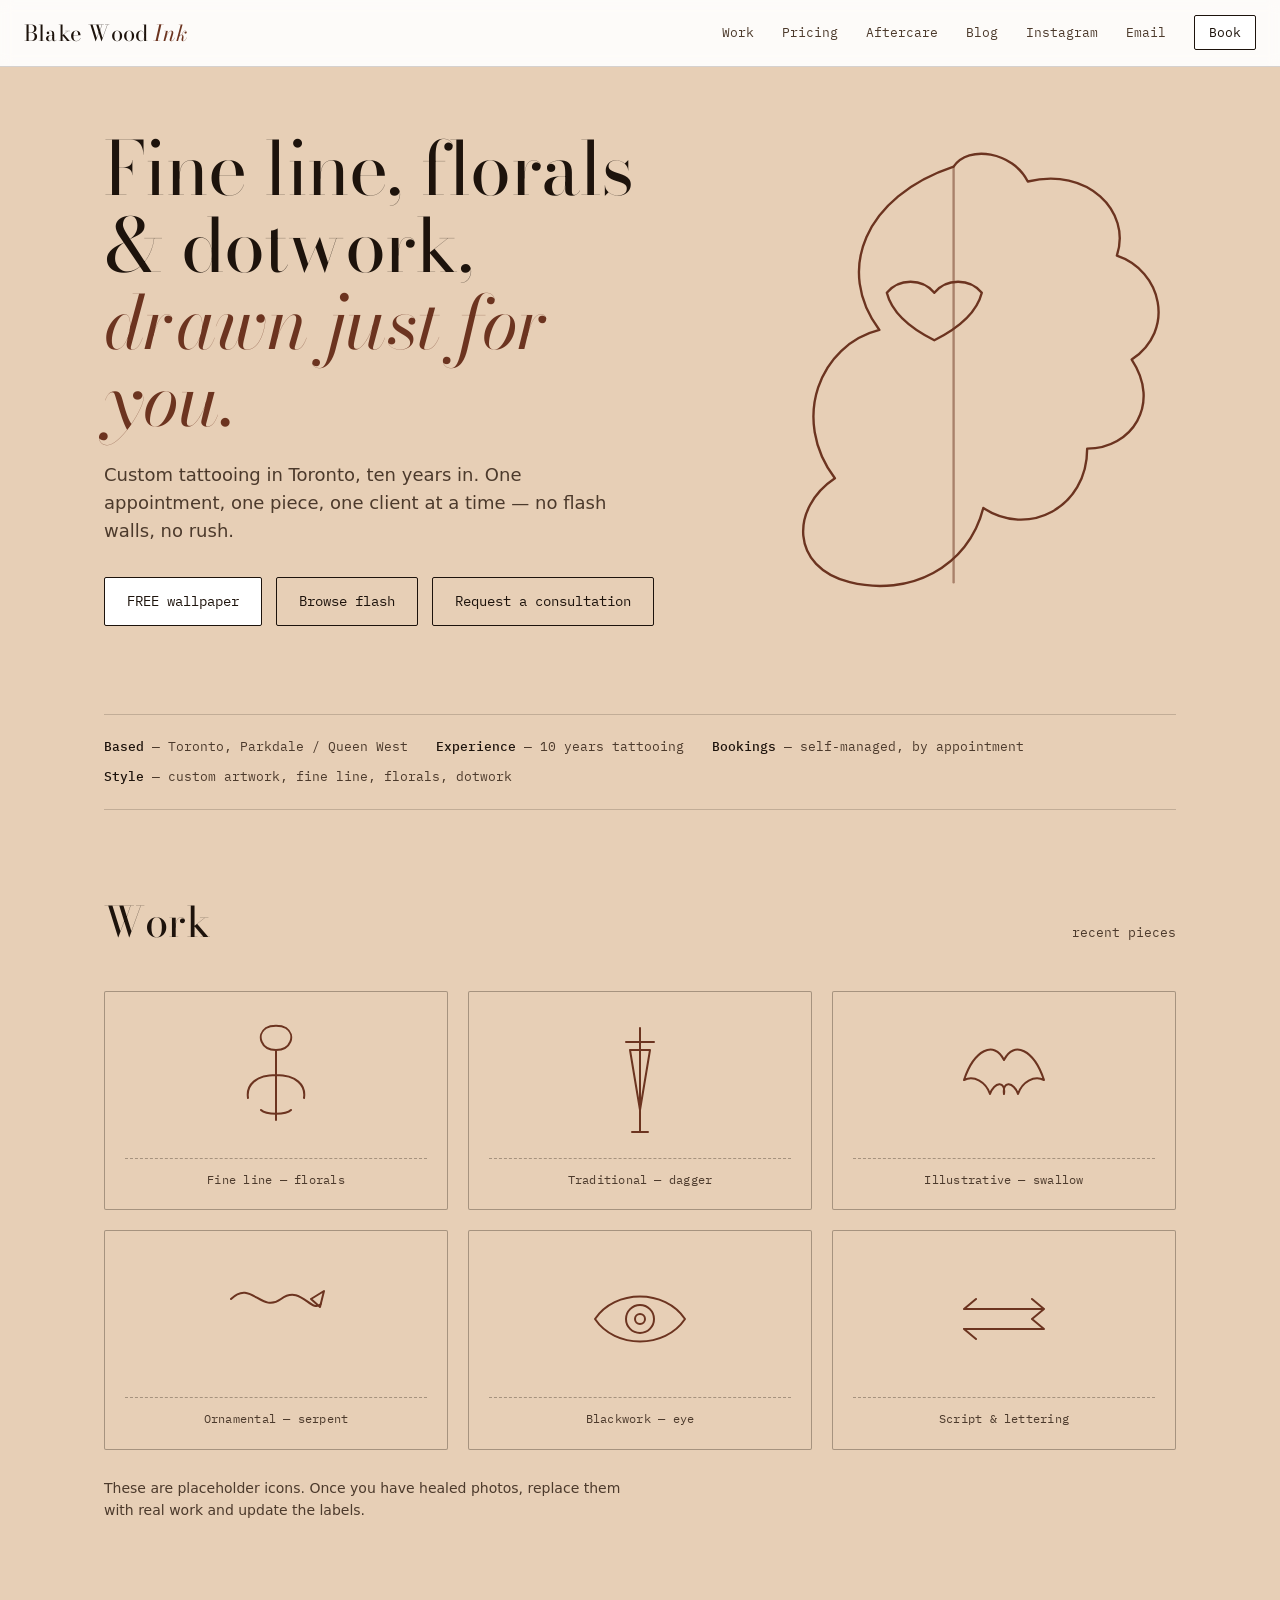
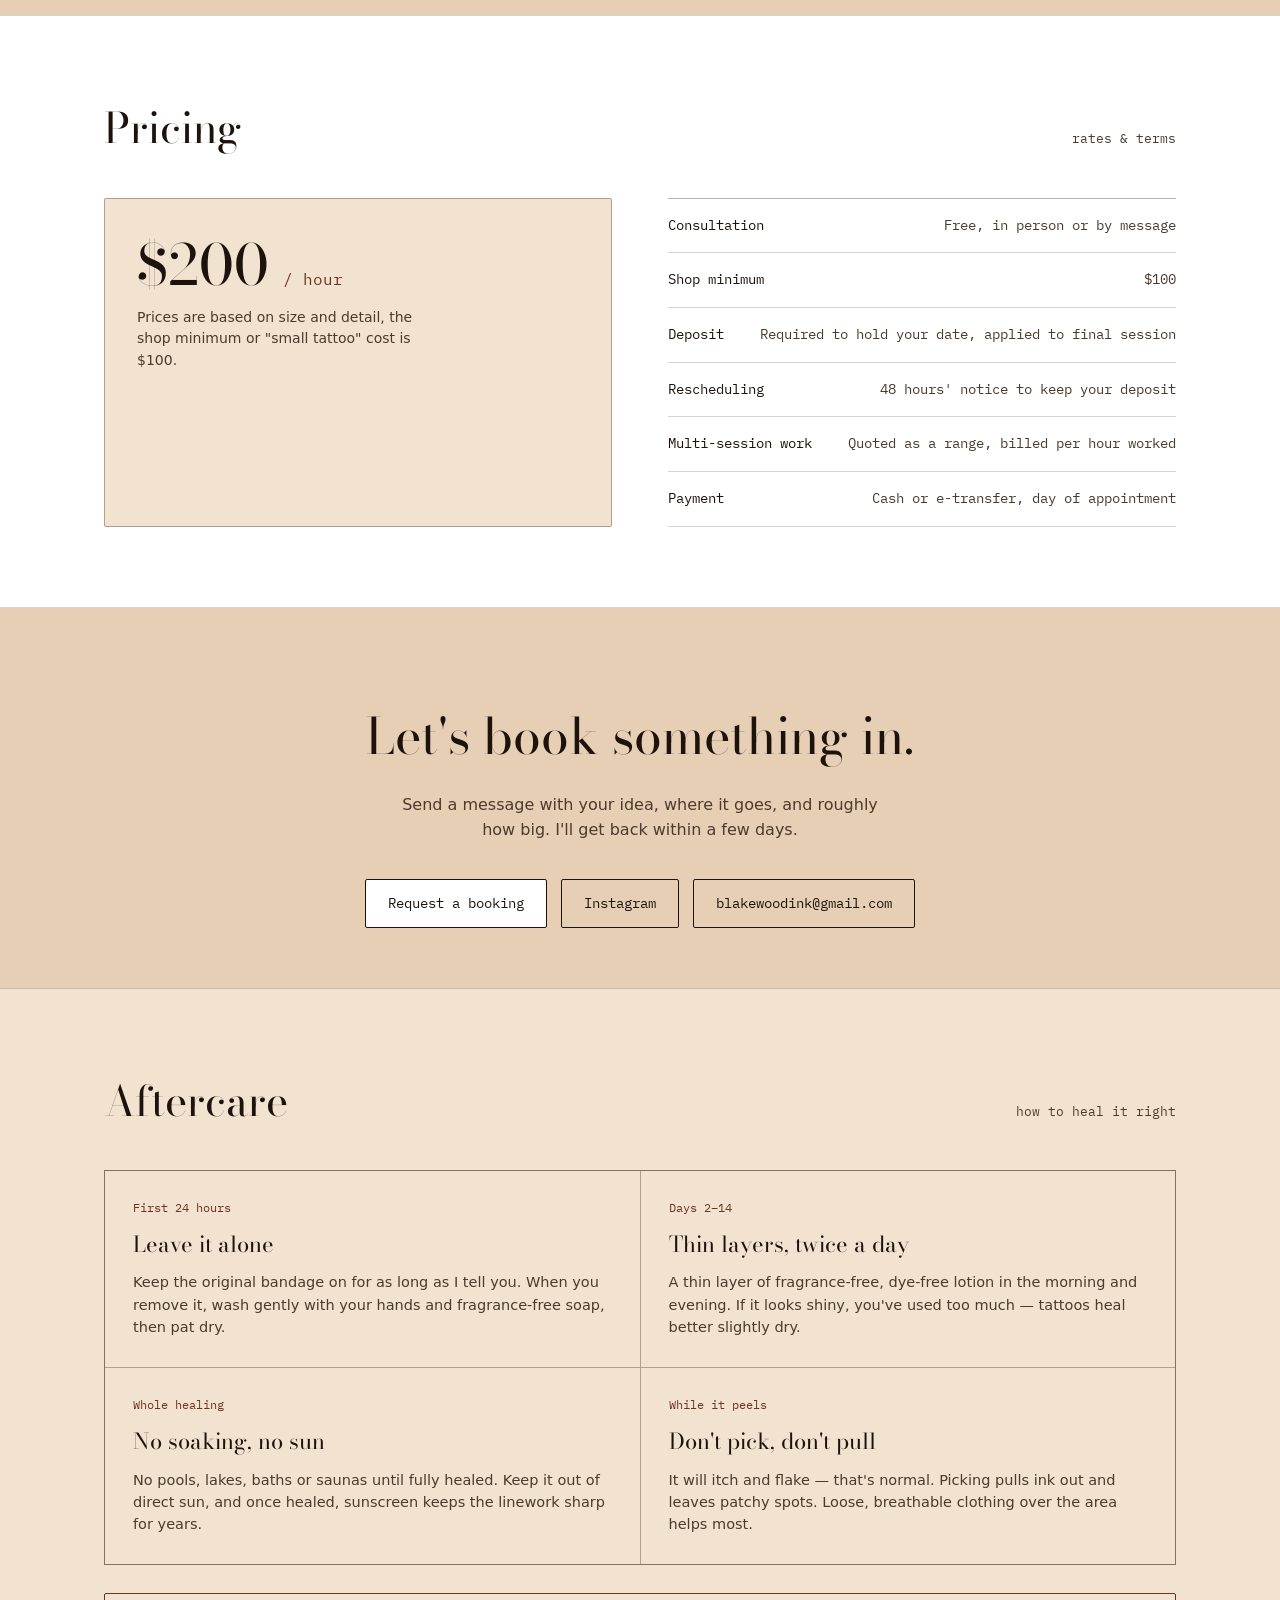
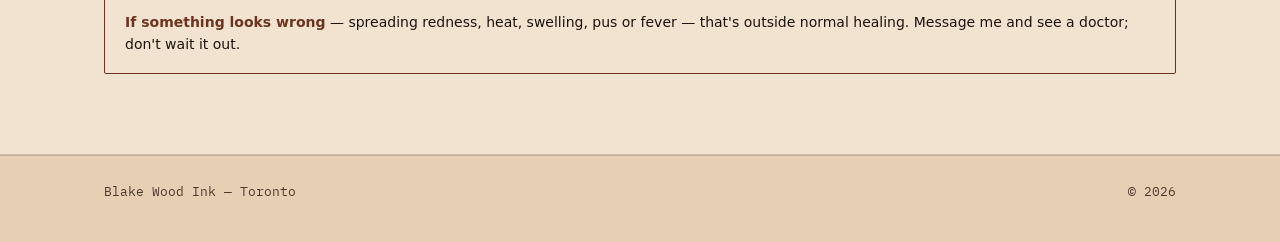
<file: index.html>
<!doctype html>
<html lang="en">
<head>
  <meta charset="utf-8" />
  <meta name="viewport" content="width=device-width, initial-scale=1" />
  <title>Blake Wood Ink — Tattoo Artist, Toronto</title>
  <meta name="description" content="Custom tattoos by appointment in Toronto. Ten years tattooing, custom work only." />
  <link rel="icon" href="/_assets/favicon.svg" type="image/svg+xml" />
  <link href="https://fonts.googleapis.com/css2?family=Bodoni+Moda:opsz,wght@6..96,400;6..96,500&family=IBM+Plex+Mono:wght@400;500&display=swap" rel="stylesheet" />
  <link rel="stylesheet" href="/_assets/style.css" />
</head>
<body>
  <a class="skip" href="#main">Skip to content</a>

  <header class="site-header">
    <div class="nav">
      <a class="wordmark" href="/">Blake Wood <em>Ink</em></a>
      <nav>
        <ul class="nav-links" id="navLinks">
          <li><a href="#work">Work</a></li>
          <li><a href="#pricing">Pricing</a></li>
          <li><a href="#aftercare">Aftercare</a></li>
          <li><a href="/blog/">Blog</a></li>
          <li><a href="https://instagram.com/blakewoodink" target="_blank" rel="noopener">Instagram</a></li>
          <li><a href="mailto:blakewoodink@gmail.com">Email</a></li>
          <li><a class="book-link" href="/booking.html">Book</a></li>
        </ul>
      </nav>
      <button class="nav-toggle" id="navToggle" aria-label="Toggle menu" aria-expanded="false"><span></span><span></span><span></span></button>
    </div>
  </header>

  <main id="main">
    <!-- HERO -->
    <section class="hero">
      <div class="wrap hero-grid">
        <div>
          <h1>Fine line, florals<br>&amp; dotwork,<br><span class="accent">drawn just for you.</span></h1>
          <p class="lede">Custom tattooing in Toronto, ten years in. One appointment, one piece, one client at a time — no flash walls, no rush.</p>
          <div class="hero-cta">
            <a class="btn btn-solid" href="/blog/free-wallpaper.html">FREE wallpaper</a>
            <a class="btn btn-outline" href="https://venue.ink/@blakewoodink" target="_blank" rel="noopener">Browse flash</a>
            <a class="btn btn-outline" href="/booking.html">Request a consultation</a>
          </div>
        </div>
        <div>
          <svg class="hero-art" viewBox="0 0 300 320" xmlns="http://www.w3.org/2000/svg">
            <path d="M150 20 C 90 40, 70 90, 100 130 C 60 140, 40 190, 70 230 C 40 250, 40 290, 80 300 C 120 310, 160 290, 170 250 C 200 270, 240 250, 240 210 C 270 210, 290 180, 270 150 C 300 130, 290 90, 260 80 C 270 50, 240 20, 200 30 C 190 10, 160 5, 150 20 Z"/>
            <path d="M150 20 C 150 90, 150 200, 150 300" stroke-dasharray="4 10" opacity="0.5"/>
            <path d="M105 105 c 8 -10 24 -10 32 0 c 8 -10 24 -10 32 0 c -4 16 -20 26 -32 32 c -12 -6 -28 -16 -32 -32 Z"/>
          </svg>
        </div>
      </div>
    </section>

    <div class="wrap">
      <div class="studio-note">
        <span><b>Based</b> — Toronto, Parkdale / Queen West</span>
        <span><b>Experience</b> — 10 years tattooing</span>
        <span><b>Bookings</b> — self-managed, by appointment</span>
        <span><b>Style</b> — custom artwork, fine line, florals, dotwork</span>
      </div>
    </div>

    <!-- GALLERY -->
    <section class="block" id="work">
      <div class="wrap">
        <div class="section-head">
          <h2>Work</h2>
          <span class="count">recent pieces</span>
        </div>
        <div class="gallery-grid">
          <div class="plate">
            <svg viewBox="0 0 120 120"><path d="M60 100 C60 70 60 55 60 30 M60 30 C45 30 40 15 50 8 C55 5 65 5 70 8 C80 15 75 30 60 30 Z M60 55 C40 55 30 65 32 78 M60 55 C80 55 90 65 88 78 M45 90 C50 95 70 95 75 90"/></svg>
            <span class="plate-label">Fine line — florals</span>
          </div>
          <div class="plate">
            <svg viewBox="0 0 120 120"><path d="M60 8 L60 90 M46 22 L74 22 M50 30 L70 30 L60 90 Z M60 90 L60 112 M52 112 L68 112"/></svg>
            <span class="plate-label">Traditional — dagger</span>
          </div>
          <div class="plate">
            <svg viewBox="0 0 120 120"><path d="M20 60 C30 30 50 20 60 40 C70 20 90 30 100 60 C90 55 78 62 74 74 C70 62 58 60 60 74 C62 60 50 62 46 74 C42 62 30 55 20 60 Z"/></svg>
            <span class="plate-label">Illustrative — swallow</span>
          </div>
          <div class="plate">
            <svg viewBox="0 0 120 120"><path d="M15 40 C35 20 45 55 65 40 C85 25 95 55 105 45 M95 40 L108 32 L104 48 Z"/></svg>
            <span class="plate-label">Ornamental — serpent</span>
          </div>
          <div class="plate">
            <svg viewBox="0 0 120 120"><path d="M15 60 C35 30 85 30 105 60 C85 90 35 90 15 60 Z M60 60 m-14 0 a14 14 0 1 0 28 0 a14 14 0 1 0 -28 0 M60 60 m-5 0 a5 5 0 1 0 10 0 a5 5 0 1 0 -10 0"/></svg>
            <span class="plate-label">Blackwork — eye</span>
          </div>
          <div class="plate">
            <svg viewBox="0 0 120 120"><path d="M20 50 L100 50 L88 40 M100 50 L88 60 M20 70 L100 70 L88 60 M20 70 L32 80 M20 50 L32 40"/></svg>
            <span class="plate-label">Script &amp; lettering</span>
          </div>
        </div>
        <p class="gallery-note">These are placeholder icons. Once you have healed photos, replace them with real work and update the labels.</p>
      </div>
    </section>

    <!-- PRICING -->
    <section class="block alt" id="pricing">
      <div class="wrap">
        <div class="section-head">
          <h2>Pricing</h2>
          <span class="count">rates &amp; terms</span>
        </div>
        <div class="price-panel">
          <div class="rate-card">
            <div class="rate">$200 <span>/ hour</span></div>
            <p>Prices are based on size and detail, the shop minimum or "small tattoo" cost is $100.</p>
          </div>
          <div class="ledger">
            <div class="ledger-row"><span class="item">Consultation</span><span class="detail">Free, in person or by message</span></div>
            <div class="ledger-row"><span class="item">Shop minimum</span><span class="detail">$100</span></div>
            <div class="ledger-row"><span class="item">Deposit</span><span class="detail">Required to hold your date, applied to final session</span></div>
            <div class="ledger-row"><span class="item">Rescheduling</span><span class="detail">48 hours' notice to keep your deposit</span></div>
            <div class="ledger-row"><span class="item">Multi-session work</span><span class="detail">Quoted as a range, billed per hour worked</span></div>
            <div class="ledger-row"><span class="item">Payment</span><span class="detail">Cash or e-transfer, day of appointment</span></div>
          </div>
        </div>
      </div>
    </section>

    <!-- CONTACT -->
    <section class="contact">
      <div class="wrap">
        <h2>Let's book something in.</h2>
        <p>Send a message with your idea, where it goes, and roughly how big. I'll get back within a few days.</p>
        <div class="contact-buttons">
          <a class="btn btn-solid" href="/booking.html">Request a booking</a>
          <a class="btn btn-outline" href="https://instagram.com/blakewoodink" target="_blank" rel="noopener">Instagram</a>
          <a class="btn btn-outline" href="mailto:blakewoodink@gmail.com">blakewoodink@gmail.com</a>
        </div>
      </div>
    </section>

    <!-- AFTERCARE -->
    <section class="block alt" id="aftercare">
      <div class="wrap">
        <div class="section-head">
          <h2>Aftercare</h2>
          <span class="count">how to heal it right</span>
        </div>
        <div class="aftercare-list">
          <div class="aftercare-item">
            <span class="tag">First 24 hours</span>
            <h3>Leave it alone</h3>
            <p>Keep the original bandage on for as long as I tell you. When you remove it, wash gently with your hands and fragrance-free soap, then pat dry.</p>
          </div>
          <div class="aftercare-item">
            <span class="tag">Days 2–14</span>
            <h3>Thin layers, twice a day</h3>
            <p>A thin layer of fragrance-free, dye-free lotion in the morning and evening. If it looks shiny, you've used too much — tattoos heal better slightly dry.</p>
          </div>
          <div class="aftercare-item">
            <span class="tag">Whole healing</span>
            <h3>No soaking, no sun</h3>
            <p>No pools, lakes, baths or saunas until fully healed. Keep it out of direct sun, and once healed, sunscreen keeps the linework sharp for years.</p>
          </div>
          <div class="aftercare-item">
            <span class="tag">While it peels</span>
            <h3>Don't pick, don't pull</h3>
            <p>It will itch and flake — that's normal. Picking pulls ink out and leaves patchy spots. Loose, breathable clothing over the area helps most.</p>
          </div>
        </div>
        <div class="aftercare-flag"><b>If something looks wrong</b> — spreading redness, heat, swelling, pus or fever — that's outside normal healing. Message me and see a doctor; don't wait it out.</div>
      </div>
    </section>
  </main>

  <footer class="site-footer">
    <div class="wrap">
      <span>Blake Wood Ink — Toronto</span>
      <span>© <span id="year"></span></span>
    </div>
  </footer>

  <script>
    document.getElementById('year').textContent = new Date().getFullYear();
    var toggle = document.getElementById('navToggle');
    var links = document.getElementById('navLinks');
    toggle.addEventListener('click', function(){
      var open = links.classList.toggle('open');
      toggle.setAttribute('aria-expanded', open ? 'true' : 'false');
    });
    links.querySelectorAll('a').forEach(function(a){
      a.addEventListener('click', function(){ links.classList.remove('open'); toggle.setAttribute('aria-expanded','false'); });
    });
  </script>
</body>
</html>
</file>
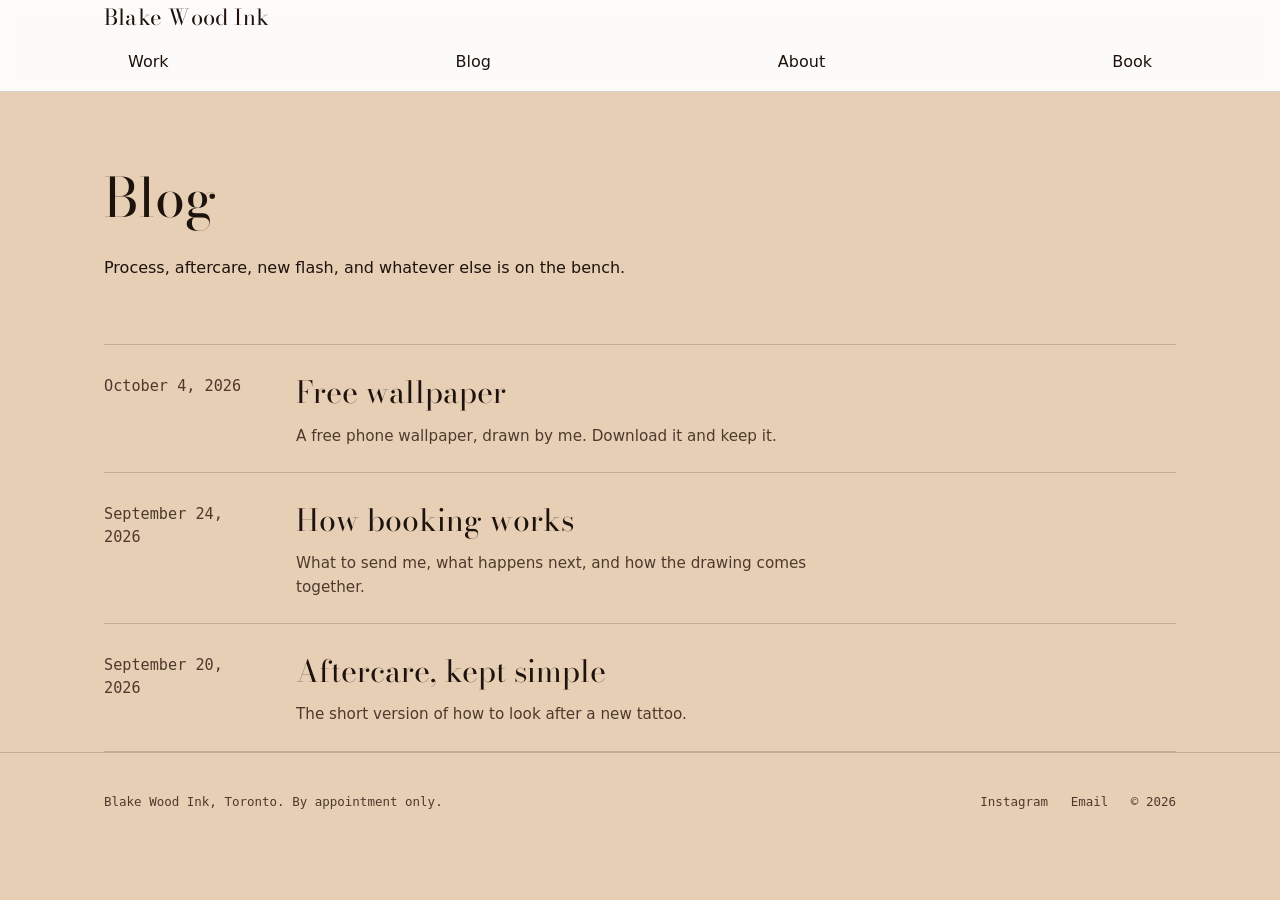
<file: blog/index.html>
<!doctype html>
<html lang="en">
<head>
  <meta charset="utf-8" />
  <meta name="viewport" content="width=device-width, initial-scale=1" />
  <title>Blog | Blake Wood Ink</title>
  <meta name="description" content="Notes from the studio: process, aftercare, flash and making." />
  <link rel="icon" href="/_assets/favicon.svg" type="image/svg+xml" />
  <link href="https://fonts.googleapis.com/css2?family=Bodoni+Moda:opsz,wght@6..96,400;6..96,500&family=Hanken+Grotesk:wght@400;500&display=swap" rel="stylesheet" />
  <link rel="stylesheet" href="/_assets/style.css" />
</head>
<body>
  <a class="skip" href="#main">Skip to content</a>

  <header class="site-header">
    <div class="wrap">
      <a class="wordmark" href="/">Blake Wood Ink</a>
      <nav class="nav" aria-label="Main">
        <a href="/work.html">Work</a>
        <a href="/blog/" aria-current="page">Blog</a>
        <a href="/about.html">About</a>
        <a href="/booking.html">Book</a>
      </nav>
    </div>
  </header>

  <main id="main">
    <section class="page-intro wrap">
      <h1>Blog</h1>
      <p>Process, aftercare, new flash, and whatever else is on the bench.</p>
    </section>

    <section class="section wrap" style="padding-top: 3rem">
      <ul class="posts">
        <li>
          <a href="free-wallpaper.html">
            <time datetime="2026-10-04">October 4, 2026</time>
            <div>
              <h3>Free wallpaper</h3>
              <p>A free phone wallpaper, drawn by me. Download it and keep it.</p>
            </div>
          </a>
        </li>
        <li>
          <a href="how-booking-works.html">
            <time datetime="2026-09-24">September 24, 2026</time>
            <div>
              <h3>How booking works</h3>
              <p>What to send me, what happens next, and how the drawing comes together.</p>
            </div>
          </a>
        </li>
        <li>
          <a href="aftercare.html">
            <time datetime="2026-09-20">September 20, 2026</time>
            <div>
              <h3>Aftercare, kept simple</h3>
              <p>The short version of how to look after a new tattoo.</p>
            </div>
          </a>
        </li>
      </ul>
    </section>
  </main>

  <footer class="site-footer">
    <div class="wrap">
      <p>Blake Wood Ink, Toronto. By appointment only.</p>
      <p>
        <a href="https://instagram.com/blakewoodink">Instagram</a>
        &nbsp;&nbsp;<a href="mailto:blakewoodink@gmail.com">Email</a>
        &nbsp;&nbsp;© 2026
      </p>
    </div>
  </footer>
</body>
</html>
</file>
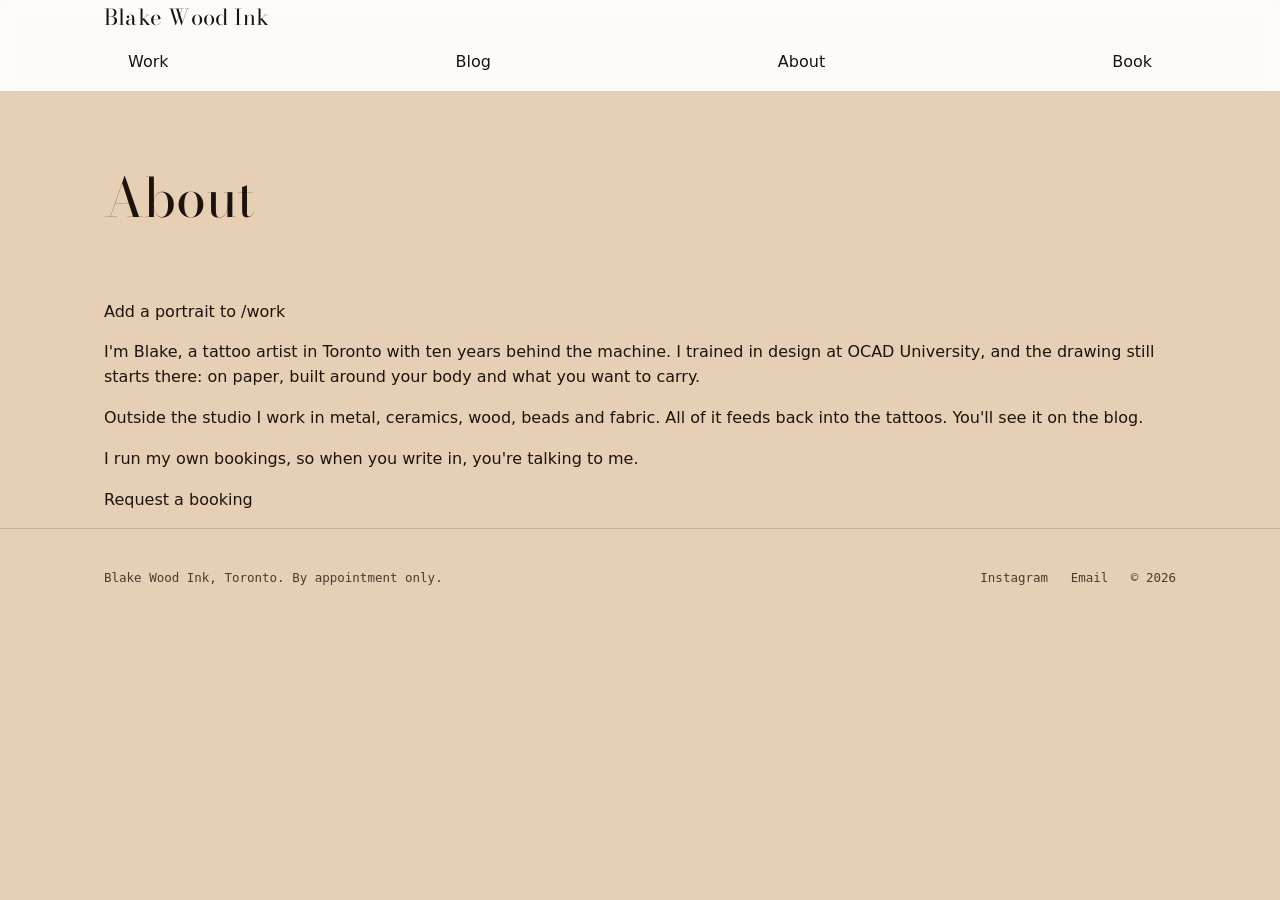
<file: about.html>
<!doctype html>
<html lang="en">
<head>
  <meta charset="utf-8" />
  <meta name="viewport" content="width=device-width, initial-scale=1" />
  <title>About | Blake Wood Ink</title>
  <meta name="description" content="About Blake Wood, tattoo artist in Toronto." />
  <link rel="icon" href="/_assets/favicon.svg" type="image/svg+xml" />
  <link href="https://fonts.googleapis.com/css2?family=Bodoni+Moda:opsz,wght@6..96,400;6..96,500&family=Hanken+Grotesk:wght@400;500&display=swap" rel="stylesheet" />
  <link rel="stylesheet" href="/_assets/style.css" />
</head>
<body>
  <a class="skip" href="#main">Skip to content</a>

  <header class="site-header">
    <div class="wrap">
      <a class="wordmark" href="/">Blake Wood Ink</a>
      <nav class="nav" aria-label="Main">
        <a href="/work.html">Work</a>
        <a href="/blog/">Blog</a>
        <a href="/about.html" aria-current="page">About</a>
        <a href="/booking.html">Book</a>
      </nav>
    </div>
  </header>

  <main id="main">
    <section class="page-intro wrap">
      <h1>About</h1>
    </section>

    <section class="section wrap" style="padding-top: 3rem">
      <div class="split">
        <div class="placeholder">Add a portrait to /work</div>
        <div class="prose">
          <p>
            I'm Blake, a tattoo artist in Toronto with ten years behind the machine.
            I trained in design at OCAD University, and the drawing still starts there:
            on paper, built around your body and what you want to carry.
          </p>
          <p>
            Outside the studio I work in metal, ceramics, wood, beads and fabric.
            All of it feeds back into the tattoos. You'll see it on the blog.
          </p>
          <p>
            I run my own bookings, so when you write in, you're talking to me.
          </p>
          <p><a class="button" href="/booking.html">Request a booking</a></p>
        </div>
      </div>
    </section>
  </main>

  <footer class="site-footer">
    <div class="wrap">
      <p>Blake Wood Ink, Toronto. By appointment only.</p>
      <p>
        <a href="https://instagram.com/blakewoodink">Instagram</a>
        &nbsp;&nbsp;<a href="mailto:blakewoodink@gmail.com">Email</a>
        &nbsp;&nbsp;© 2026
      </p>
    </div>
  </footer>
</body>
</html>
</file>
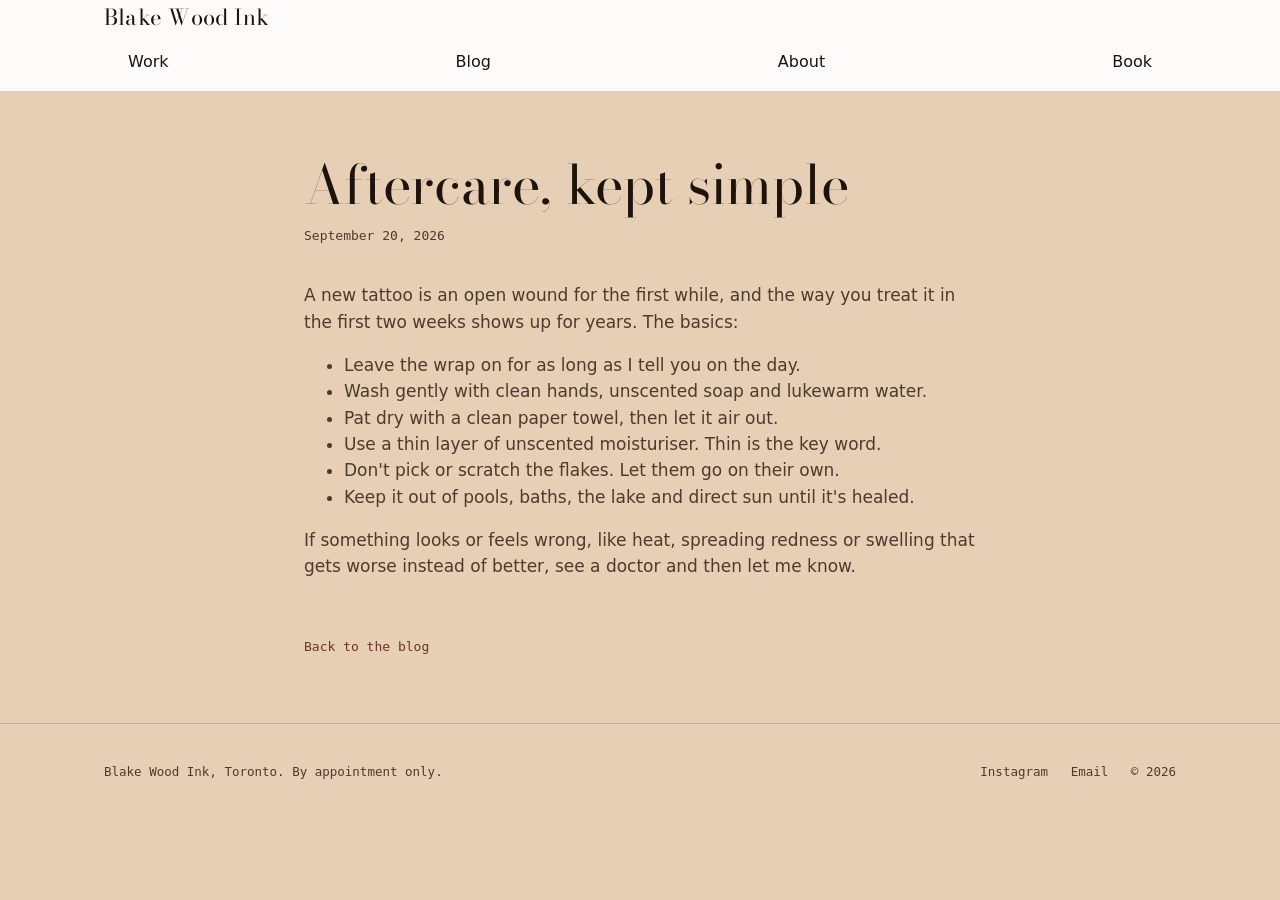
<file: aftercare.html>
<!doctype html>
<html lang="en">
<head>
  <meta charset="utf-8" />
  <meta name="viewport" content="width=device-width, initial-scale=1" />
  <title>Aftercare, kept simple | Blake Wood Ink</title>
  <meta name="description" content="The short version of how to look after a new tattoo." />
  <link rel="icon" href="/_assets/favicon.svg" type="image/svg+xml" />
  <link href="https://fonts.googleapis.com/css2?family=Bodoni+Moda:opsz,wght@6..96,400;6..96,500&family=Hanken+Grotesk:wght@400;500&display=swap" rel="stylesheet" />
  <link rel="stylesheet" href="/_assets/style.css" />
</head>
<body>
  <a class="skip" href="#main">Skip to content</a>

  <header class="site-header">
    <div class="wrap">
      <a class="wordmark" href="/">Blake Wood Ink</a>
      <nav class="nav" aria-label="Main">
        <a href="/work.html">Work</a>
        <a href="/blog/" aria-current="page">Blog</a>
        <a href="/about.html">About</a>
        <a href="/booking.html">Book</a>
      </nav>
    </div>
  </header>

  <main id="main">
    <article class="article wrap">
      <header>
        <h1>Aftercare, kept simple</h1>
        <p class="meta"><time datetime="2026-09-20">September 20, 2026</time></p>
      </header>
      <div class="body">
        <p>A new tattoo is an open wound for the first while, and the way you treat it in the first two weeks shows up for years. The basics:</p>

        <ul>
          <li>Leave the wrap on for as long as I tell you on the day.</li>
          <li>Wash gently with clean hands, unscented soap and lukewarm water.</li>
          <li>Pat dry with a clean paper towel, then let it air out.</li>
          <li>Use a thin layer of unscented moisturiser. Thin is the key word.</li>
          <li>Don't pick or scratch the flakes. Let them go on their own.</li>
          <li>Keep it out of pools, baths, the lake and direct sun until it's healed.</li>
        </ul>

        <p>If something looks or feels wrong, like heat, spreading redness or swelling that gets worse instead of better, see a doctor and then let me know.</p>
      </div>
      <a class="back" href="/blog/">Back to the blog</a>
    </article>
  </main>

  <footer class="site-footer">
    <div class="wrap">
      <p>Blake Wood Ink, Toronto. By appointment only.</p>
      <p>
        <a href="https://instagram.com/blakewoodink">Instagram</a>
        &nbsp;&nbsp;<a href="mailto:blakewoodink@gmail.com">Email</a>
        &nbsp;&nbsp;© 2026
      </p>
    </div>
  </footer>
</body>
</html>
</file>
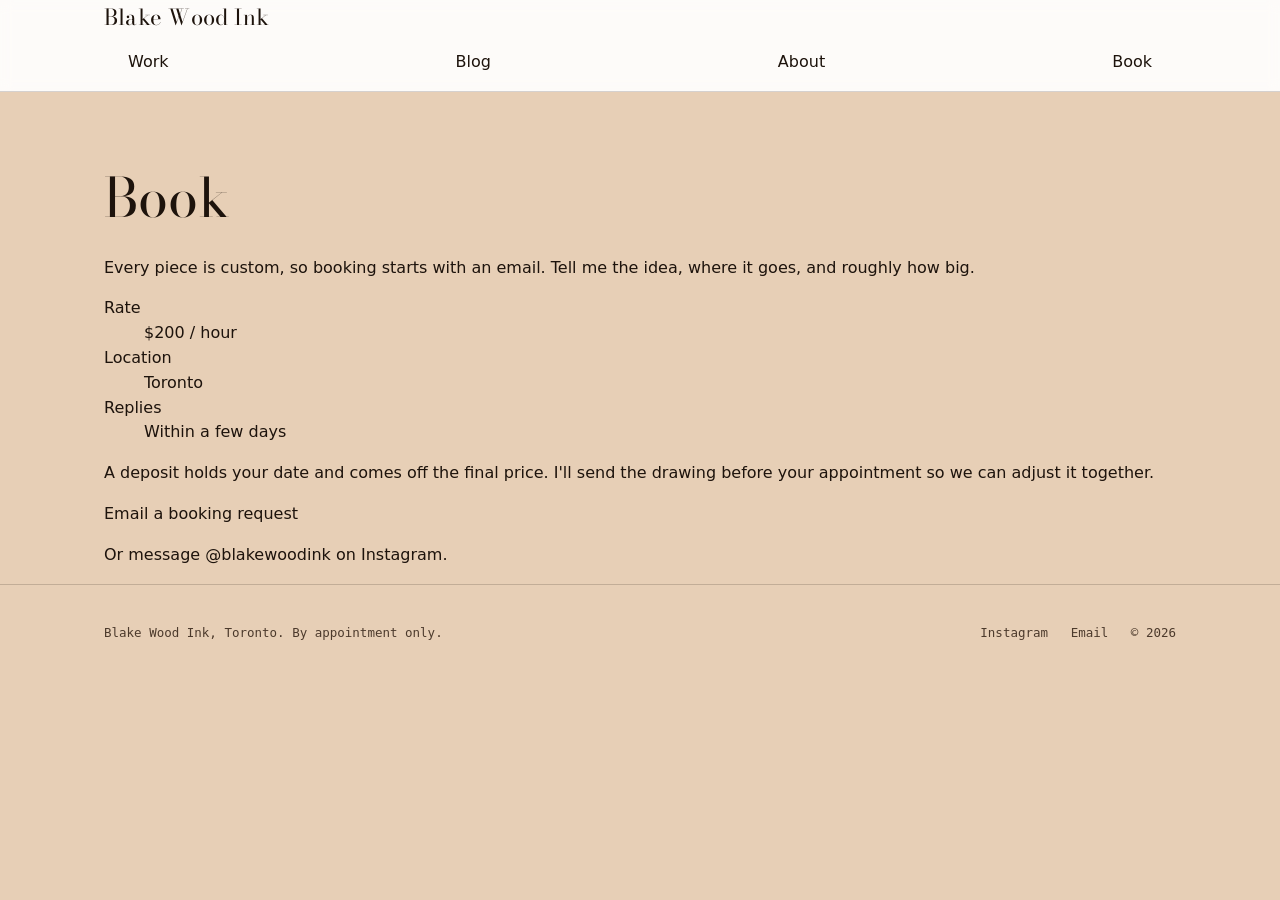
<file: booking.html>
<!doctype html>
<html lang="en">
<head>
  <meta charset="utf-8" />
  <meta name="viewport" content="width=device-width, initial-scale=1" />
  <title>Book | Blake Wood Ink</title>
  <meta name="description" content="Request a tattoo appointment with Blake Wood in Toronto." />
  <link rel="icon" href="/_assets/favicon.svg" type="image/svg+xml" />
  <link href="https://fonts.googleapis.com/css2?family=Bodoni+Moda:opsz,wght@6..96,400;6..96,500&family=Hanken+Grotesk:wght@400;500&display=swap" rel="stylesheet" />
  <link rel="stylesheet" href="/_assets/style.css" />
</head>
<body>
  <a class="skip" href="#main">Skip to content</a>

  <header class="site-header">
    <div class="wrap">
      <a class="wordmark" href="/">Blake Wood Ink</a>
      <nav class="nav" aria-label="Main">
        <a href="/work.html">Work</a>
        <a href="/blog/">Blog</a>
        <a href="/about.html">About</a>
        <a href="/booking.html" aria-current="page">Book</a>
      </nav>
    </div>
  </header>

  <main id="main">
    <section class="page-intro wrap">
      <h1>Book</h1>
      <p>Every piece is custom, so booking starts with an email. Tell me the idea, where it goes, and roughly how big.</p>
    </section>

    <section class="wrap">
      <dl class="facts">
        <div><dt>Rate</dt><dd>$200 / hour</dd></div>
        <div><dt>Location</dt><dd>Toronto</dd></div>
        <div><dt>Replies</dt><dd>Within a few days</dd></div>
      </dl>
      <div class="prose">
        <p>
          A deposit holds your date and comes off the final price.
          I'll send the drawing before your appointment so we can adjust it together.
        </p>
        <p>
          <a class="button" href="mailto:blakewoodink@gmail.com?subject=Booking%20request&body=Name:%0APronouns:%0AIdea%20(a%20few%20sentences):%0APlacement:%0AApproximate%20size:%0AColour%20or%20black%20and%20grey:%0AReference%20images%20(attach):%0ADays%20that%20work%20for%20you:">Email a booking request</a>
        </p>
        <p>Or message <a href="https://instagram.com/blakewoodink">@blakewoodink</a> on Instagram.</p>
      </div>
    </section>
  </main>

  <footer class="site-footer">
    <div class="wrap">
      <p>Blake Wood Ink, Toronto. By appointment only.</p>
      <p>
        <a href="https://instagram.com/blakewoodink">Instagram</a>
        &nbsp;&nbsp;<a href="mailto:hello@blakewoodink.com">Email</a>
        &nbsp;&nbsp;© 2026
      </p>
    </div>
  </footer>
</body>
</html>
</file>
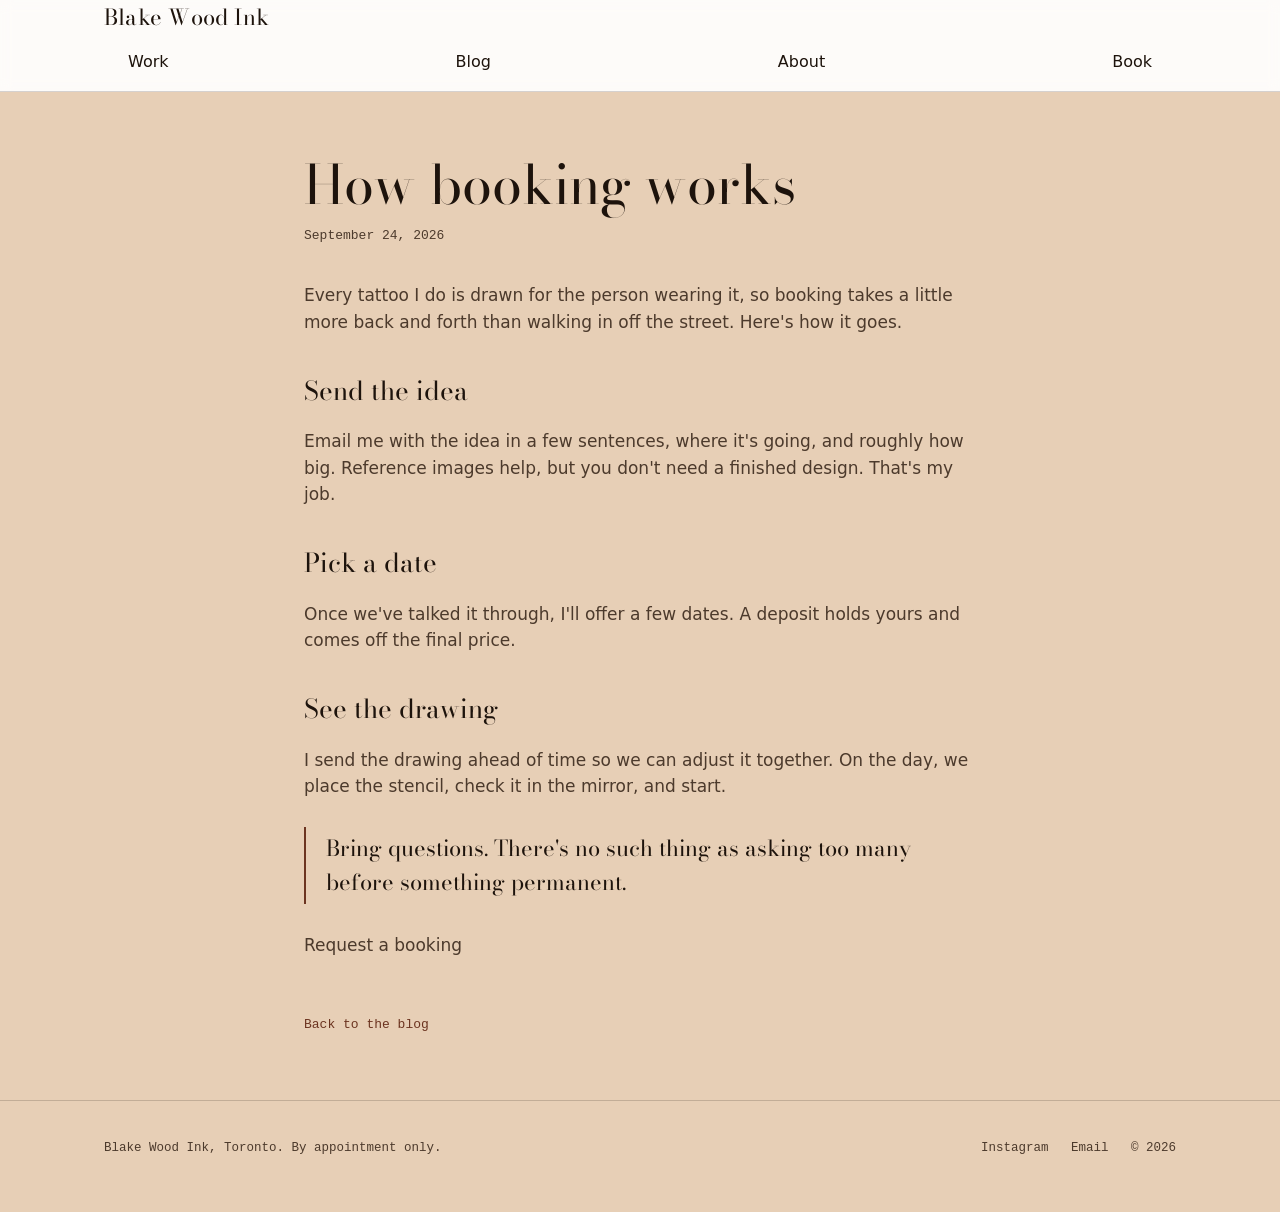
<file: how-booking-works.html>
<!doctype html>
<html lang="en">
<head>
  <meta charset="utf-8" />
  <meta name="viewport" content="width=device-width, initial-scale=1" />
  <title>How booking works | Blake Wood Ink</title>
  <meta name="description" content="What to send me, what happens next, and how the drawing comes together." />
  <link rel="icon" href="/_assets/favicon.svg" type="image/svg+xml" />
  <link href="https://fonts.googleapis.com/css2?family=Bodoni+Moda:opsz,wght@6..96,400;6..96,500&family=Hanken+Grotesk:wght@400;500&display=swap" rel="stylesheet" />
  <link rel="stylesheet" href="/_assets/style.css" />
</head>
<body>
  <a class="skip" href="#main">Skip to content</a>

  <header class="site-header">
    <div class="wrap">
      <a class="wordmark" href="/">Blake Wood Ink</a>
      <nav class="nav" aria-label="Main">
        <a href="/work.html">Work</a>
        <a href="/blog/" aria-current="page">Blog</a>
        <a href="/about.html">About</a>
        <a href="/booking.html">Book</a>
      </nav>
    </div>
  </header>

  <main id="main">
    <article class="article wrap">
      <header>
        <h1>How booking works</h1>
        <p class="meta"><time datetime="2026-09-24">September 24, 2026</time></p>
      </header>
      <div class="body">
        <p>Every tattoo I do is drawn for the person wearing it, so booking takes a little more back and forth than walking in off the street. Here's how it goes.</p>

        <h2>Send the idea</h2>
        <p>Email me with the idea in a few sentences, where it's going, and roughly how big. Reference images help, but you don't need a finished design. That's my job.</p>

        <h2>Pick a date</h2>
        <p>Once we've talked it through, I'll offer a few dates. A deposit holds yours and comes off the final price.</p>

        <h2>See the drawing</h2>
        <p>I send the drawing ahead of time so we can adjust it together. On the day, we place the stencil, check it in the mirror, and start.</p>

        <blockquote>Bring questions. There's no such thing as asking too many before something permanent.</blockquote>

        <p><a class="button" href="/booking.html">Request a booking</a></p>
      </div>
      <a class="back" href="/blog/">Back to the blog</a>
    </article>
  </main>

  <footer class="site-footer">
    <div class="wrap">
      <p>Blake Wood Ink, Toronto. By appointment only.</p>
      <p>
        <a href="https://instagram.com/blakewoodink">Instagram</a>
        &nbsp;&nbsp;<a href="mailto:blakewoodink@gmail.com">Email</a>
        &nbsp;&nbsp;© 2026
      </p>
    </div>
  </footer>
</body>
</html>
</file>
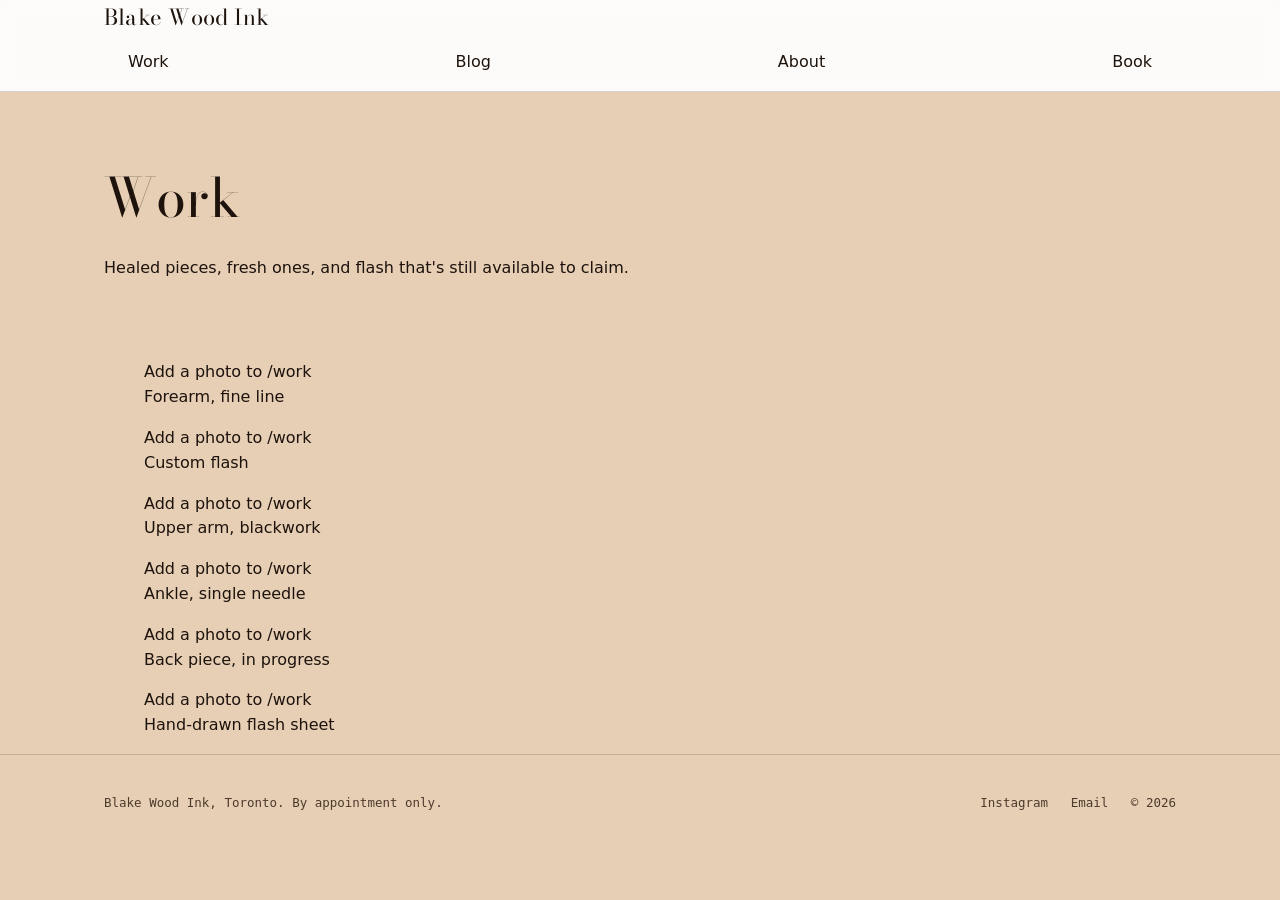
<file: work.html>
<!doctype html>
<html lang="en">
<head>
  <meta charset="utf-8" />
  <meta name="viewport" content="width=device-width, initial-scale=1" />
  <title>Work | Blake Wood Ink</title>
  <meta name="description" content="Recent tattoos by Blake Wood." />
  <link rel="icon" href="/_assets/favicon.svg" type="image/svg+xml" />
  <link href="https://fonts.googleapis.com/css2?family=Bodoni+Moda:opsz,wght@6..96,400;6..96,500&family=Hanken+Grotesk:wght@400;500&display=swap" rel="stylesheet" />
  <link rel="stylesheet" href="/_assets/style.css" />
</head>
<body>
  <a class="skip" href="#main">Skip to content</a>

  <header class="site-header">
    <div class="wrap">
      <a class="wordmark" href="/">Blake Wood Ink</a>
      <nav class="nav" aria-label="Main">
        <a href="/work.html" aria-current="page">Work</a>
        <a href="/blog/">Blog</a>
        <a href="/about.html">About</a>
        <a href="/booking.html">Book</a>
      </nav>
    </div>
  </header>

  <main id="main">
    <section class="page-intro wrap">
      <h1>Work</h1>
      <p>Healed pieces, fresh ones, and flash that's still available to claim.</p>
    </section>

    <section class="section wrap" style="padding-top: 3rem">
      <div class="work">
        <figure>
          <div class="placeholder">Add a photo to /work</div>
          <figcaption>Forearm, fine line</figcaption>
        </figure>
        <figure>
          <div class="placeholder">Add a photo to /work</div>
          <figcaption>Custom flash</figcaption>
        </figure>
        <figure>
          <div class="placeholder">Add a photo to /work</div>
          <figcaption>Upper arm, blackwork</figcaption>
        </figure>
        <figure>
          <div class="placeholder">Add a photo to /work</div>
          <figcaption>Ankle, single needle</figcaption>
        </figure>
        <figure>
          <div class="placeholder">Add a photo to /work</div>
          <figcaption>Back piece, in progress</figcaption>
        </figure>
        <figure>
          <div class="placeholder">Add a photo to /work</div>
          <figcaption>Hand-drawn flash sheet</figcaption>
        </figure>
      </div>
    </section>
  </main>

  <footer class="site-footer">
    <div class="wrap">
      <p>Blake Wood Ink, Toronto. By appointment only.</p>
      <p>
        <a href="https://instagram.com/blakewoodink">Instagram</a>
        &nbsp;&nbsp;<a href="mailto:blakewoodink@gmail.com">Email</a>
        &nbsp;&nbsp;© 2026
      </p>
    </div>
  </footer>
</body>
</html>
</file>
<file: _assets/style.css>
/* Tokens ------------------------------------------------------------ */
:root {
  --bg: #e7cfb6;
  --bg-soft: #f2e3d1;
  --bg-deep: #d4b28f;
  --ink: #1d130c;
  --ink-soft: #4c3a2c;
  --accent: #6c3420;
  --accent-soft: #a9694a;
  --line: rgba(29, 19, 12, 0.18);
  --line-strong: rgba(29, 19, 12, 0.32);

  --font-display: 'Bodoni Moda', 'Instrument Serif', Georgia, serif;
  --font-mono: 'IBM Plex Mono', ui-monospace, Menlo, monospace;
  --font-body: 'IBM Plex Sans', system-ui, -apple-system, 'Segoe UI', sans-serif;

  --radius: 2px;
}

@media (prefers-color-scheme: dark) {
  :root:not([data-theme="light"]) {
    --bg: #241811;
    --bg-soft: #2d1f16;
    --bg-deep: #190f0a;
    --ink: #f0e1d1;
    --ink-soft: #cdb298;
    --accent: #dc9c78;
    --accent-soft: #8c5a3e;
    --line: rgba(240, 225, 209, 0.16);
    --line-strong: rgba(240, 225, 209, 0.3);
  }
}

:root[data-theme="dark"] {
  --bg: #241811;
  --bg-soft: #2d1f16;
  --bg-deep: #190f0a;
  --ink: #f0e1d1;
  --ink-soft: #cdb298;
  --accent: #dc9c78;
  --accent-soft: #8c5a3e;
  --line: rgba(240, 225, 209, 0.16);
  --line-strong: rgba(240, 225, 209, 0.3);
}

/* Base -------------------------------------------------------------- */
* { box-sizing: border-box; }
html { scroll-behavior: smooth; -webkit-text-size-adjust: 100%; }
body {
  margin: 0;
  background: var(--bg);
  color: var(--ink);
  font-family: var(--font-body);
  font-size: 16px;
  line-height: 1.55;
  -webkit-font-smoothing: antialiased;
}
img { max-width: 100%; display: block; height: auto; }
a { color: inherit; text-decoration: none; }
.wrap { max-width: 1120px; margin: 0 auto; padding: 0 24px; }
section { position: relative; }
.skip { position: absolute; left: -999px; }
.skip:focus { left: 1rem; top: 1rem; background: var(--bg); padding: .5rem 1rem; z-index: 10; }

/* Header / Nav --------------------------------------------------- */
.site-header {
  position: sticky;
  top: 0;
  z-index: 40;
  background: color-mix(in srgb, #ffffff 92%, transparent);
  backdrop-filter: blur(6px);
  border-bottom: 1px solid var(--line);
}

.nav {
  display: flex;
  align-items: center;
  justify-content: space-between;
  padding: 16px 24px;
}

.wordmark {
  font-family: var(--font-display);
  font-size: 22px;
  letter-spacing: 0.01em;
  text-decoration: none;
  color: var(--ink);
  font-weight: 400;
}

.wordmark em { font-style: italic; color: var(--accent); }

.nav-links {
  display: flex;
  gap: 28px;
  align-items: center;
  list-style: none;
  margin: 0;
  padding: 0;
  font-family: var(--font-mono);
  font-size: 13px;
}

.nav-links a {
  text-decoration: none;
  color: var(--ink-soft);
  border-bottom: 1px solid transparent;
  padding-bottom: 2px;
  transition: color 0.15s, border-color 0.15s;
}

.nav-links a:hover {
  color: var(--ink);
  border-color: var(--line-strong);
}

.nav-links .book-link {
  color: var(--ink);
  background: #ffffff;
  padding: 8px 14px;
  border-radius: var(--radius);
  border: 1px solid var(--ink);
}

.nav-links .book-link:hover {
  background: var(--accent);
  border-color: var(--accent);
  color: #ffffff;
}

.nav-toggle {
  display: none;
  background: none;
  border: 1px solid var(--line-strong);
  border-radius: var(--radius);
  width: 40px;
  height: 36px;
  cursor: pointer;
  color: var(--ink);
}

.nav-toggle span {
  display: block;
  width: 18px;
  height: 1.5px;
  background: var(--ink);
  margin: 3px auto;
}

@media (max-width: 760px) {
  .nav-links {
    position: absolute;
    top: 100%;
    left: 0;
    right: 0;
    flex-direction: column;
    align-items: stretch;
    gap: 0;
    background: #ffffff;
    border-bottom: 1px solid var(--line);
    max-height: 0;
    overflow: hidden;
    transition: max-height 0.25s ease;
  }
  .nav-links.open { max-height: 400px; }
  .nav-links li { border-top: 1px solid var(--line); }
  .nav-links a { display: block; padding: 16px 24px; border-bottom: none; }
  .nav-links .book-link { margin: 16px 24px; display: inline-block; }
  .nav-toggle { display: block; }
}

/* Hero ----------------------------------------------------------- */
.hero { padding: 64px 0 88px; overflow: hidden; }

.hero-grid {
  display: grid;
  grid-template-columns: 1.3fr 1fr;
  gap: 48px;
  align-items: center;
}

.hero h1 {
  font-family: var(--font-display);
  font-weight: 400;
  font-size: clamp(40px, 6.4vw, 74px);
  line-height: 1.04;
  letter-spacing: -0.01em;
  margin: 0 0 22px;
}

.hero h1 .accent { font-style: italic; color: var(--accent); }

.hero p.lede {
  max-width: 46ch;
  font-size: 18px;
  color: var(--ink-soft);
  margin: 0 0 32px;
}

.hero-cta { display: flex; flex-wrap: wrap; gap: 14px; }

.btn {
  font-family: var(--font-mono);
  font-size: 13.5px;
  text-decoration: none;
  padding: 13px 22px;
  border-radius: var(--radius);
  border: 1px solid var(--ink);
  display: inline-flex;
  align-items: center;
  gap: 8px;
  transition: transform 0.15s ease, background 0.15s ease, color 0.15s ease;
}

.btn-solid {
  background: #ffffff;
  color: var(--ink);
  border-color: var(--ink);
}

.btn-solid:hover {
  background: var(--accent);
  border-color: var(--accent);
  color: #ffffff;
  transform: translateY(-1px);
}

.btn-outline {
  background: transparent;
  color: var(--ink);
  border-color: var(--ink);
}

.btn-outline:hover {
  background: #ffffff;
  color: var(--ink);
  border-color: var(--ink);
  transform: translateY(-1px);
}

.hero-art {
  width: 100%;
  height: auto;
  color: var(--accent);
}

.hero-art path {
  fill: none;
  stroke: currentColor;
  stroke-width: 1.6;
  stroke-linecap: round;
  stroke-linejoin: round;
  stroke-dasharray: 1400;
  stroke-dashoffset: 1400;
  animation: draw 2.4s cubic-bezier(0.2, 0.6, 0.2, 1) forwards;
}

@media (prefers-reduced-motion: reduce) {
  .hero-art path { animation: none; stroke-dashoffset: 0; }
}

@keyframes draw { to { stroke-dashoffset: 0; } }

@media (max-width: 860px) {
  .hero-grid { grid-template-columns: 1fr; }
  .hero-art { max-width: 260px; margin: 0 auto; }
}

.studio-note {
  border-top: 1px solid var(--line);
  border-bottom: 1px solid var(--line);
  padding: 22px 0;
  font-family: var(--font-mono);
  font-size: 13px;
  color: var(--ink-soft);
  display: flex;
  flex-wrap: wrap;
  gap: 10px 28px;
}

.studio-note span { white-space: nowrap; }
.studio-note b { color: var(--ink); font-weight: 500; }

/* Section heads ------------------------------------------------- */
.section-head {
  display: flex;
  align-items: baseline;
  justify-content: space-between;
  gap: 24px;
  margin-bottom: 36px;
}

.section-head h2 {
  font-family: var(--font-display);
  font-weight: 400;
  font-size: clamp(30px, 4vw, 42px);
  margin: 0;
}

.section-head .count {
  font-family: var(--font-mono);
  font-size: 13px;
  color: var(--ink-soft);
  white-space: nowrap;
}

section.block { padding: 80px 0; }
section.block.alt { background: var(--bg-soft); border-top: 1px solid var(--line); border-bottom: 1px solid var(--line); }
#pricing.block.alt { background: #ffffff; }
#pricing .rate-card { background: var(--bg-soft); }
@media (prefers-color-scheme: dark) {
  :root:not([data-theme="light"]) #pricing.block.alt { background: var(--bg-soft); }
  :root:not([data-theme="light"]) #pricing .rate-card { background: var(--bg); }
}

/* Gallery -------------------------------------------------------- */
.gallery-grid {
  display: grid;
  grid-template-columns: repeat(3, 1fr);
  gap: 20px;
}

@media (max-width: 860px) { .gallery-grid { grid-template-columns: repeat(2, 1fr); } }
@media (max-width: 560px) { .gallery-grid { grid-template-columns: 1fr; } }

.plate {
  background: var(--bg);
  border: 1px solid var(--line-strong);
  border-radius: var(--radius);
  padding: 28px 20px 20px;
  display: flex;
  flex-direction: column;
  align-items: center;
  gap: 18px;
  transition: transform 0.18s ease, box-shadow 0.18s ease;
}

section.block.alt .plate { background: var(--bg-soft); }
.plate:hover { transform: translateY(-3px); }

.plate svg {
  width: 100%;
  max-width: 120px;
  height: 120px;
  color: var(--accent);
}

.plate svg path,
.plate svg circle,
.plate svg ellipse {
  fill: none;
  stroke: currentColor;
  stroke-width: 2;
  stroke-linecap: round;
  stroke-linejoin: round;
}

.plate .plate-label {
  font-family: var(--font-mono);
  font-size: 12px;
  letter-spacing: 0.02em;
  color: var(--ink-soft);
  border-top: 1px dashed var(--line-strong);
  padding-top: 12px;
  width: 100%;
  text-align: center;
}

.gallery-note {
  margin-top: 28px;
  font-size: 14px;
  color: var(--ink-soft);
  max-width: 60ch;
}

/* Pricing -------------------------------------------------------- */
.price-panel {
  display: grid;
  grid-template-columns: 1fr 1fr;
  gap: 56px;
}

@media (max-width: 860px) { .price-panel { grid-template-columns: 1fr; gap: 36px; } }

.rate-card {
  background: #ffffff;
  color: var(--ink);
  padding: 38px 32px;
  border-radius: var(--radius);
  border: 1px solid var(--line-strong);
}

.rate-card .rate {
  font-family: var(--font-display);
  font-size: 56px;
  line-height: 1;
}

.rate-card .rate span {
  font-family: var(--font-mono);
  font-size: 16px;
  color: var(--accent);
}

.rate-card p {
  color: var(--ink-soft);
  font-size: 14px;
  margin-top: 14px;
  max-width: 34ch;
}

.ledger { border-top: 1px solid var(--line-strong); }

.ledger-row {
  display: flex;
  justify-content: space-between;
  gap: 16px;
  padding: 16px 0;
  border-bottom: 1px solid var(--line);
  font-family: var(--font-mono);
  font-size: 14px;
}

.ledger-row .item { color: var(--ink); }
.ledger-row .detail { color: var(--ink-soft); text-align: right; }

/* Aftercare ----------------------------------------------------- */
.aftercare-list {
  display: grid;
  grid-template-columns: repeat(2, 1fr);
  gap: 1px;
  background: var(--line-strong);
  border: 1px solid var(--line-strong);
}

@media (max-width: 700px) { .aftercare-list { grid-template-columns: 1fr; } }

.aftercare-item {
  background: var(--bg-soft);
  padding: 28px;
}

section.block:not(.alt) .aftercare-item { background: var(--bg); }

.aftercare-item .tag {
  font-family: var(--font-mono);
  font-size: 12px;
  color: var(--accent);
  margin-bottom: 10px;
  display: block;
}

.aftercare-item h3 {
  font-family: var(--font-display);
  font-weight: 400;
  font-size: 22px;
  margin: 0 0 10px;
}

.aftercare-item p {
  font-size: 14.5px;
  color: var(--ink-soft);
  margin: 0;
}

.aftercare-flag {
  margin-top: 28px;
  padding: 18px 20px;
  border: 1px solid var(--accent);
  border-radius: var(--radius);
  font-size: 14px;
  color: var(--ink);
}

.aftercare-flag b { color: var(--accent); }

/* Blog ---------------------------------------------------------- */
.posts {
  list-style: none;
  margin: 0;
  padding: 0;
}

.posts li {
  border-top: 1px solid var(--line);
}

.posts li:last-child {
  border-bottom: 1px solid var(--line);
}

.posts a {
  display: grid;
  gap: 0.25rem 2rem;
  padding-block: 1.5rem;
  text-decoration: none;
}

@media (min-width: 44rem) {
  .posts a { grid-template-columns: 10rem 1fr; }
}

.posts time {
  color: var(--ink-soft);
  font-size: 0.95rem;
  padding-top: 0.35rem;
  font-family: var(--font-mono);
}

.posts h3 {
  font-size: clamp(1.4rem, 3vw, 1.9rem);
  font-family: var(--font-display);
  font-weight: 400;
  margin: 0;
}

.posts a:hover h3 { color: var(--accent); }

.posts p {
  margin: 0.5rem 0 0;
  color: var(--ink-soft);
  max-width: 36rem;
  font-size: 0.95rem;
}

/* Blog article ---------------------------------------------------- */
.article { max-width: 720px; padding-top: 64px; padding-bottom: 64px; }
.article h1 { font-family: var(--font-display); font-weight: 400; font-size: clamp(34px, 5vw, 54px); line-height: 1.08; margin: 0 0 12px; }
.article .meta { font-family: var(--font-mono); font-size: 13px; color: var(--ink-soft); margin: 0 0 36px; }
.article .body h2 { font-family: var(--font-display); font-weight: 400; font-size: 26px; margin: 36px 0 10px; }
.article .body p, .article .body li { color: var(--ink-soft); font-size: 17px; }
.article .body blockquote { border-left: 2px solid var(--accent); margin: 28px 0; padding: 4px 0 4px 20px; font-family: var(--font-display); font-size: 22px; color: var(--ink); }
.article .back { display: inline-block; margin-top: 40px; font-family: var(--font-mono); font-size: 13px; color: var(--accent); }
.wallpaper-preview { max-width: 320px; width: 100%; margin: 24px 0; border: 1px solid var(--line-strong); border-radius: var(--radius); }
.page-intro { padding-top: 64px; }
.page-intro h1 { font-family: var(--font-display); font-weight: 400; font-size: clamp(34px, 5vw, 54px); margin: 0 0 12px; }

/* Contact / Footer ------------------------------------------------ */
.contact {
  padding: 90px 0 60px;
  text-align: center;
}

.contact h2 {
  font-family: var(--font-display);
  font-weight: 400;
  font-size: clamp(32px, 5vw, 50px);
  margin: 0 0 18px;
}

.contact p {
  color: var(--ink-soft);
  max-width: 50ch;
  margin: 0 auto 36px;
}

.contact-buttons {
  display: flex;
  justify-content: center;
  flex-wrap: wrap;
  gap: 14px;
}

.site-footer {
  border-top: 1px solid var(--line);
  padding: 26px 0 40px;
  font-family: var(--font-mono);
  font-size: 12.5px;
  color: var(--ink-soft);
  display: flex;
  justify-content: space-between;
  flex-wrap: wrap;
  gap: 10px;
}

.site-footer .wrap {
  display: flex;
  justify-content: space-between;
  flex-wrap: wrap;
  gap: 10px;
  width: 100%;
}

/* Utilities ------------------------------------------------------ */
@media (max-width: 860px) {
  .hero-cta { flex-direction: column; }
  .btn { width: 100%; justify-content: center; }
}
</file>
